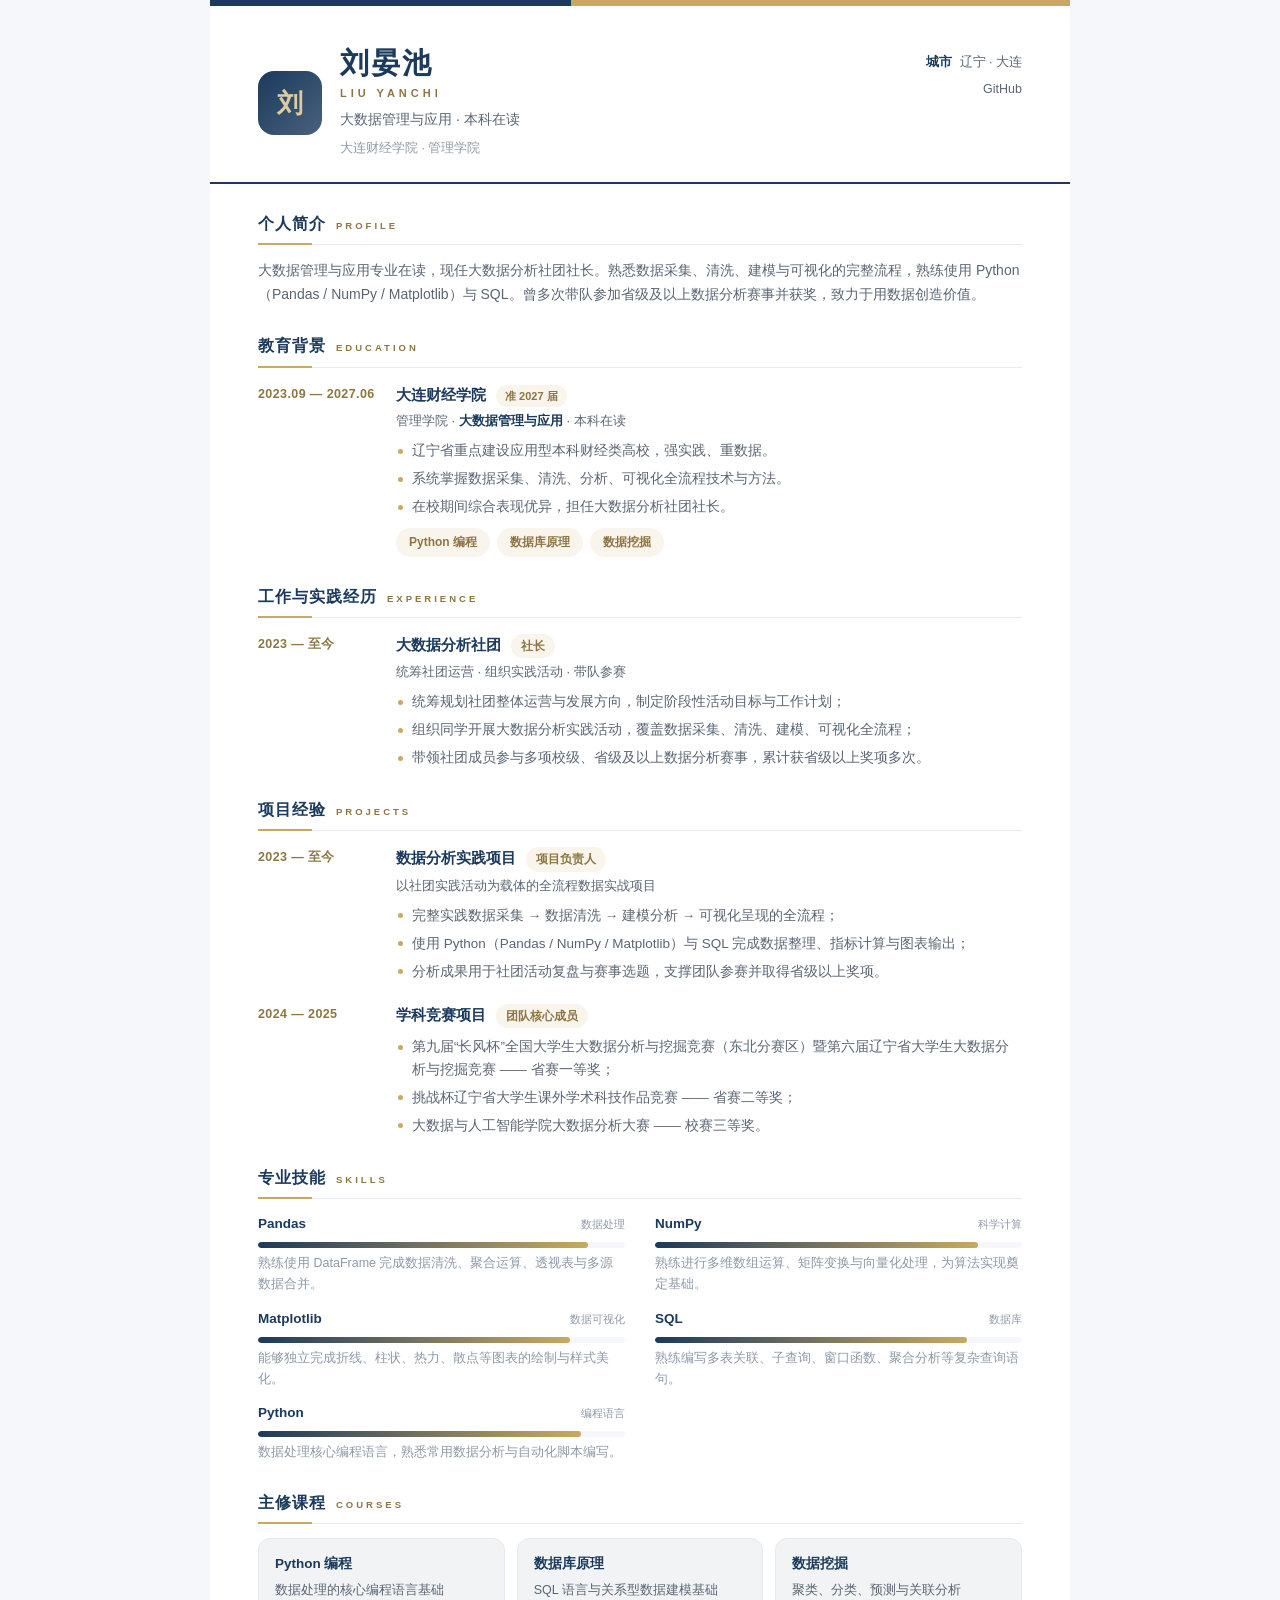
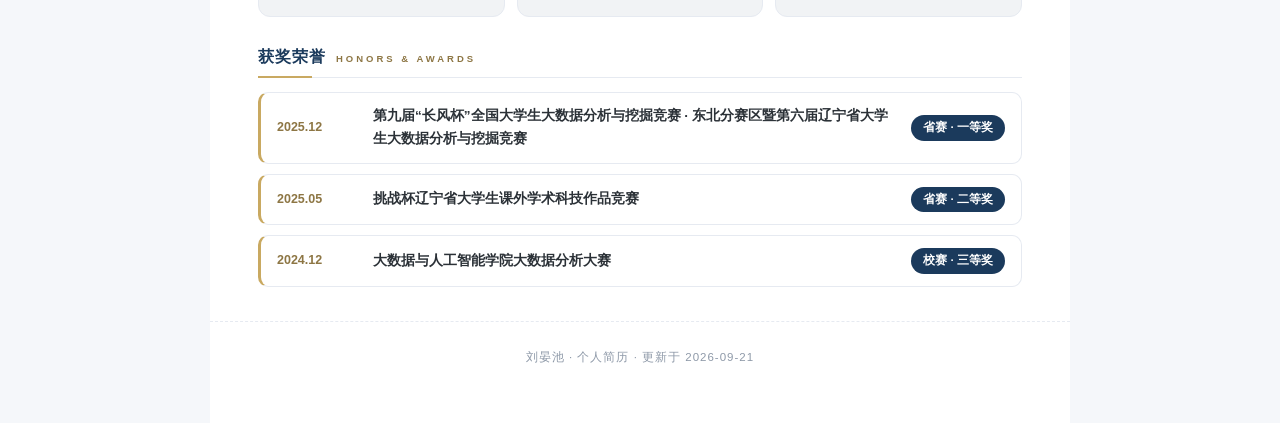
<file: index.html>
<!DOCTYPE html>
<html lang="zh-CN">
<head>
<meta charset="UTF-8"/>
<meta name="viewport" content="width=device-width, initial-scale=1.0"/>
<meta name="description" content="刘晏池 · 大数据管理与应用 · 本科在读 · 大连财经学院 · 管理学院"/>
<title>刘晏池 · 个人简历</title>
<style>:root{--p:#1B3A5C;--p-l:#49617d;--p-d:#152d48;--a:#C9A961;--a-l:#dfcba0;--a-d:#8d7644;--a-soft:rgba(201,169,97,0.12);--p-soft:rgba(27,58,92,0.06);--text:#2B3137;--soft:#5A6573;--muted:#8E99A8;--line:#E6EAF1;--bg:#F5F7FA;--font:-apple-system, BlinkMacSystemFont, "Segoe UI", "PingFang SC", "Hiragino Sans GB", "Microsoft YaHei", Roboto, Helvetica, Arial, sans-serif;}*,*::before,*::after{box-sizing:border-box}html{-webkit-text-size-adjust:100%}body{margin:0;background:var(--bg);font-family:var(--font);font-size:14px;line-height:1.7;color:var(--text);-webkit-font-smoothing:antialiased}a{color:var(--p);text-decoration:none}a:hover{text-decoration:underline}.doc{background:#fff;max-width:860px;margin:0 auto;min-height:100vh;position:relative}.accent-bar{height:6px;background:linear-gradient(90deg,var(--p) 0,var(--p) 42%,var(--a) 42%,var(--a) 100%)}ul.bullets{margin:8px 0 0;padding:0;list-style:none}ul.bullets>li{position:relative;padding-left:16px;margin:0 0 5px;color:var(--soft);font-size:.965em}ul.bullets>li::before{content:"";position:absolute;left:2px;top:.62em;width:5px;height:5px;border-radius:50%;background:var(--a)}ul.bullets>li:last-child{margin-bottom:0}.doc{padding:0 0 56px}.hdr{padding:40px 48px 22px;display:flex;justify-content:space-between;gap:28px;align-items:flex-start;border-bottom:2px solid var(--p);margin-bottom:6px}.hdr-left{display:flex;gap:18px;align-items:center;min-width:0}.avatar{width:64px;height:64px;flex:0 0 64px;border-radius:16px;background:linear-gradient(135deg,var(--p),var(--p-l));color:var(--a-l);display:flex;align-items:center;justify-content:center;font-size:26px;font-weight:800;overflow:hidden}.avatar.has-img{background:none}.avatar img{width:100%;height:100%;object-fit:cover}.name{margin:0;font-size:29px;font-weight:800;color:var(--p);letter-spacing:2px;line-height:1.2}.name-en{display:block;margin-top:6px;font-size:11px;letter-spacing:4px;font-weight:600;color:var(--a-d)}.hdr-title{margin-top:8px;font-size:14px;color:var(--soft)}.hdr-school{display:inline-block;margin-top:6px;font-size:12.5px;color:var(--muted)}.contacts{display:flex;flex-direction:column;gap:6px;align-items:flex-end;font-size:12.5px;color:var(--soft);text-align:right;flex:0 0 auto;padding-top:6px}.contacts a,.contacts span{color:var(--soft);display:inline-flex;gap:8px;white-space:nowrap}.contacts b{color:var(--p);font-weight:700}.sec{padding:0 48px;margin-top:26px;break-inside:avoid}.sec-h{display:flex;align-items:baseline;gap:10px;margin:0 0 14px;padding-bottom:7px;position:relative;font-size:16px;color:var(--p);letter-spacing:1px;border-bottom:1px solid var(--line)}.sec-h::after{content:"";position:absolute;left:0;bottom:-1px;width:54px;height:2px;background:var(--a)}.sec-h .en{font-size:9.5px;letter-spacing:3px;color:var(--a-d);font-weight:600}.summary{margin:0;color:var(--soft)}.tl{display:flex;flex-direction:column;gap:18px}.tl-item{display:grid;grid-template-columns:118px 1fr;gap:20px;break-inside:avoid}.tl-date{font-size:12.5px;font-weight:600;color:var(--a-d);letter-spacing:.4px;padding-top:2px}.tl-body{min-width:0}.tl-body h3{margin:0;font-size:15px;font-weight:700;color:var(--p);display:flex;align-items:baseline;gap:10px;flex-wrap:wrap}.tl-body .role{font-size:12px;font-weight:600;color:var(--a-d);background:var(--a-soft);border-radius:999px;padding:2px 10px}.tl-body .sub{margin-top:3px;font-size:13px;color:var(--soft)}.tl-body .sub strong{color:var(--p)}.pill{font-size:11px;font-weight:600;color:var(--a-d);background:var(--a-soft);border-radius:999px;padding:2px 9px}.course-tags{margin-top:9px;display:flex;flex-wrap:wrap;gap:7px}.course-tag{font-size:12px;font-weight:600;color:var(--a-d);background:var(--a-soft);border:1px solid rgba(201,169,97,0);border-radius:999px;padding:3px 12px}.plink{display:inline-block;margin-top:7px;font-size:12.5px;border-bottom:1px dashed currentColor}.skills{display:grid;grid-template-columns:1fr 1fr;gap:12px 30px}.skill-top{display:flex;justify-content:space-between;align-items:baseline;gap:10px}.skill-name{font-size:13.5px;font-weight:700;color:var(--p)}.skill-cat{font-size:11px;color:var(--muted)}.skill-bar{margin-top:6px;height:6px;border-radius:4px;background:var(--bg);overflow:hidden}.skill-bar i{display:block;height:100%;border-radius:4px;background:linear-gradient(90deg,var(--p),var(--a))}.skill-desc{margin-top:5px;font-size:12.5px;color:var(--muted)}.courses{display:grid;grid-template-columns:repeat(3,1fr);gap:12px}.course-card{padding:14px 16px;border:1px solid var(--line);border-radius:12px;background:var(--p-soft)}.course-name{font-size:13.5px;font-weight:700;color:var(--p)}.course-desc{margin-top:4px;font-size:12.5px;color:var(--soft)}.awards{display:flex;flex-direction:column;gap:10px}.award{display:grid;grid-template-columns:80px 1fr auto;gap:16px;align-items:center;padding:12px 16px;border:1px solid var(--line);border-left:3px solid var(--a);border-radius:10px;break-inside:avoid}.award-date{font-size:12.5px;font-weight:700;color:var(--a-d)}.award-title{font-size:13.5px;font-weight:600;color:var(--text)}.award-tag{font-size:11.5px;font-weight:700;color:#fff;background:var(--p);border-radius:999px;padding:3px 12px;white-space:nowrap}.doc-foot{padding:26px 48px 0;margin-top:34px;border-top:1px dashed var(--line);text-align:center;font-size:11.5px;color:var(--muted);letter-spacing:1px}@media (max-width:760px){.hdr{padding:26px 20px 18px;flex-direction:column;gap:14px}.contacts{align-items:flex-start;text-align:left;padding-top:0}.contacts a,.contacts span{white-space:normal}.sec{padding:0 20px;margin-top:20px}.name{font-size:23px}.tl-item{display:block}.tl-date{margin-bottom:3px}.skills{grid-template-columns:1fr}.courses{grid-template-columns:1fr}.award{grid-template-columns:1fr;gap:4px}.award-tag{justify-self:start}.modern-wrap{grid-template-columns:1fr}.side{padding:30px 22px 34px}.main{padding:26px 20px 34px}.doc-foot{padding-left:20px;padding-right:20px}}@media print{html,body{background:#fff}.doc{max-width:none;min-height:auto;box-shadow:none}.sec,.tl-item,.award,.course-card{break-inside:avoid}.sec-h{break-after:avoid}.modern-wrap{min-height:auto}.side{-webkit-print-color-adjust:exact;print-color-adjust:exact}.accent-bar,.award,.tag,.course-tag,.pill,.role,.avatar{-webkit-print-color-adjust:exact;print-color-adjust:exact}}@page{margin:12mm}</style>
</head>
<body class="tpl-classic">
<div class="doc"><div class="accent-bar"></div><header class="hdr"><div class="hdr-left"><div class="avatar">刘</div><div><h1 class="name">刘晏池<span class="name-en">LIU YANCHI</span></h1><div class="hdr-title">大数据管理与应用 · 本科在读</div><span class="hdr-school">大连财经学院 · 管理学院</span></div></div><div class="contacts"><span><b>城市</b>辽宁 · 大连</span><a href="https://github.com/LYC-chi" target="_blank" rel="noopener">GitHub</a></div></header><section class="sec sec-summary"><h2 class="sec-h"><span class="cn">个人简介</span><span class="en">PROFILE</span></h2><p class="summary">大数据管理与应用专业在读，现任大数据分析社团社长。熟悉数据采集、清洗、建模与可视化的完整流程，熟练使用 Python（Pandas / NumPy / Matplotlib）与 SQL。曾多次带队参加省级及以上数据分析赛事并获奖，致力于用数据创造价值。</p></section><section class="sec"><h2 class="sec-h"><span class="cn">教育背景</span><span class="en">EDUCATION</span></h2><div class="tl"><div class="tl-item"><div class="tl-date">2023.09 — 2027.06</div><div class="tl-body"><h3>大连财经学院<span class="pill">准 2027 届</span></h3><div class="sub">管理学院 · <strong>大数据管理与应用</strong> · 本科在读</div><ul class="bullets"><li>辽宁省重点建设应用型本科财经类高校，强实践、重数据。</li><li>系统掌握数据采集、清洗、分析、可视化全流程技术与方法。</li><li>在校期间综合表现优异，担任大数据分析社团社长。</li></ul><div class="course-tags"><span class="course-tag">Python 编程</span><span class="course-tag">数据库原理</span><span class="course-tag">数据挖掘</span></div></div></div></div></section><section class="sec"><h2 class="sec-h"><span class="cn">工作与实践经历</span><span class="en">EXPERIENCE</span></h2><div class="tl"><div class="tl-item"><div class="tl-date">2023 — 至今</div><div class="tl-body"><h3>大数据分析社团<span class="role">社长</span></h3><div class="sub">统筹社团运营 · 组织实践活动 · 带队参赛</div><ul class="bullets"><li>统筹规划社团整体运营与发展方向，制定阶段性活动目标与工作计划；</li><li>组织同学开展大数据分析实践活动，覆盖数据采集、清洗、建模、可视化全流程；</li><li>带领社团成员参与多项校级、省级及以上数据分析赛事，累计获省级以上奖项多次。</li></ul></div></div></div></section><section class="sec"><h2 class="sec-h"><span class="cn">项目经验</span><span class="en">PROJECTS</span></h2><div class="tl"><div class="tl-item"><div class="tl-date">2023 — 至今</div><div class="tl-body"><h3>数据分析实践项目<span class="role">项目负责人</span></h3><div class="sub">以社团实践活动为载体的全流程数据实战项目</div><ul class="bullets"><li>完整实践数据采集 → 数据清洗 → 建模分析 → 可视化呈现的全流程；</li><li>使用 Python（Pandas / NumPy / Matplotlib）与 SQL 完成数据整理、指标计算与图表输出；</li><li>分析成果用于社团活动复盘与赛事选题，支撑团队参赛并取得省级以上奖项。</li></ul></div></div><div class="tl-item"><div class="tl-date">2024 — 2025</div><div class="tl-body"><h3>学科竞赛项目<span class="role">团队核心成员</span></h3><ul class="bullets"><li>第九届“长风杯”全国大学生大数据分析与挖掘竞赛（东北分赛区）暨第六届辽宁省大学生大数据分析与挖掘竞赛 —— 省赛一等奖；</li><li>挑战杯辽宁省大学生课外学术科技作品竞赛 —— 省赛二等奖；</li><li>大数据与人工智能学院大数据分析大赛 —— 校赛三等奖。</li></ul></div></div></div></section><section class="sec"><h2 class="sec-h"><span class="cn">专业技能</span><span class="en">SKILLS</span></h2><div class="skills"><div class="skill"><div class="skill-top"><span class="skill-name">Pandas</span><span class="skill-cat">数据处理</span></div><div class="skill-bar"><i style="width:90%"></i></div><div class="skill-desc">熟练使用 DataFrame 完成数据清洗、聚合运算、透视表与多源数据合并。</div></div><div class="skill"><div class="skill-top"><span class="skill-name">NumPy</span><span class="skill-cat">科学计算</span></div><div class="skill-bar"><i style="width:88%"></i></div><div class="skill-desc">熟练进行多维数组运算、矩阵变换与向量化处理，为算法实现奠定基础。</div></div><div class="skill"><div class="skill-top"><span class="skill-name">Matplotlib</span><span class="skill-cat">数据可视化</span></div><div class="skill-bar"><i style="width:85%"></i></div><div class="skill-desc">能够独立完成折线、柱状、热力、散点等图表的绘制与样式美化。</div></div><div class="skill"><div class="skill-top"><span class="skill-name">SQL</span><span class="skill-cat">数据库</span></div><div class="skill-bar"><i style="width:85%"></i></div><div class="skill-desc">熟练编写多表关联、子查询、窗口函数、聚合分析等复杂查询语句。</div></div><div class="skill"><div class="skill-top"><span class="skill-name">Python</span><span class="skill-cat">编程语言</span></div><div class="skill-bar"><i style="width:88%"></i></div><div class="skill-desc">数据处理核心编程语言，熟悉常用数据分析与自动化脚本编写。</div></div></div></section><section class="sec"><h2 class="sec-h"><span class="cn">主修课程</span><span class="en">COURSES</span></h2><div class="courses"><div class="course-card"><div class="course-name">Python 编程</div><div class="course-desc">数据处理的核心编程语言基础</div></div><div class="course-card"><div class="course-name">数据库原理</div><div class="course-desc">SQL 语言与关系型数据建模基础</div></div><div class="course-card"><div class="course-name">数据挖掘</div><div class="course-desc">聚类、分类、预测与关联分析</div></div></div></section><section class="sec"><h2 class="sec-h"><span class="cn">获奖荣誉</span><span class="en">HONORS &amp; AWARDS</span></h2><div class="awards"><div class="award"><div class="award-date">2025.12</div><div class="award-main"><div class="award-title">第九届“长风杯”全国大学生大数据分析与挖掘竞赛 · 东北分赛区暨第六届辽宁省大学生大数据分析与挖掘竞赛</div></div><span class="award-tag">省赛 · 一等奖</span></div><div class="award"><div class="award-date">2025.05</div><div class="award-main"><div class="award-title">挑战杯辽宁省大学生课外学术科技作品竞赛</div></div><span class="award-tag">省赛 · 二等奖</span></div><div class="award"><div class="award-date">2024.12</div><div class="award-main"><div class="award-title">大数据与人工智能学院大数据分析大赛</div></div><span class="award-tag">校赛 · 三等奖</span></div></div></section><div class="doc-foot">刘晏池 · 个人简历 · 更新于 2026-09-21</div></div>
</body>
</html>
</file>
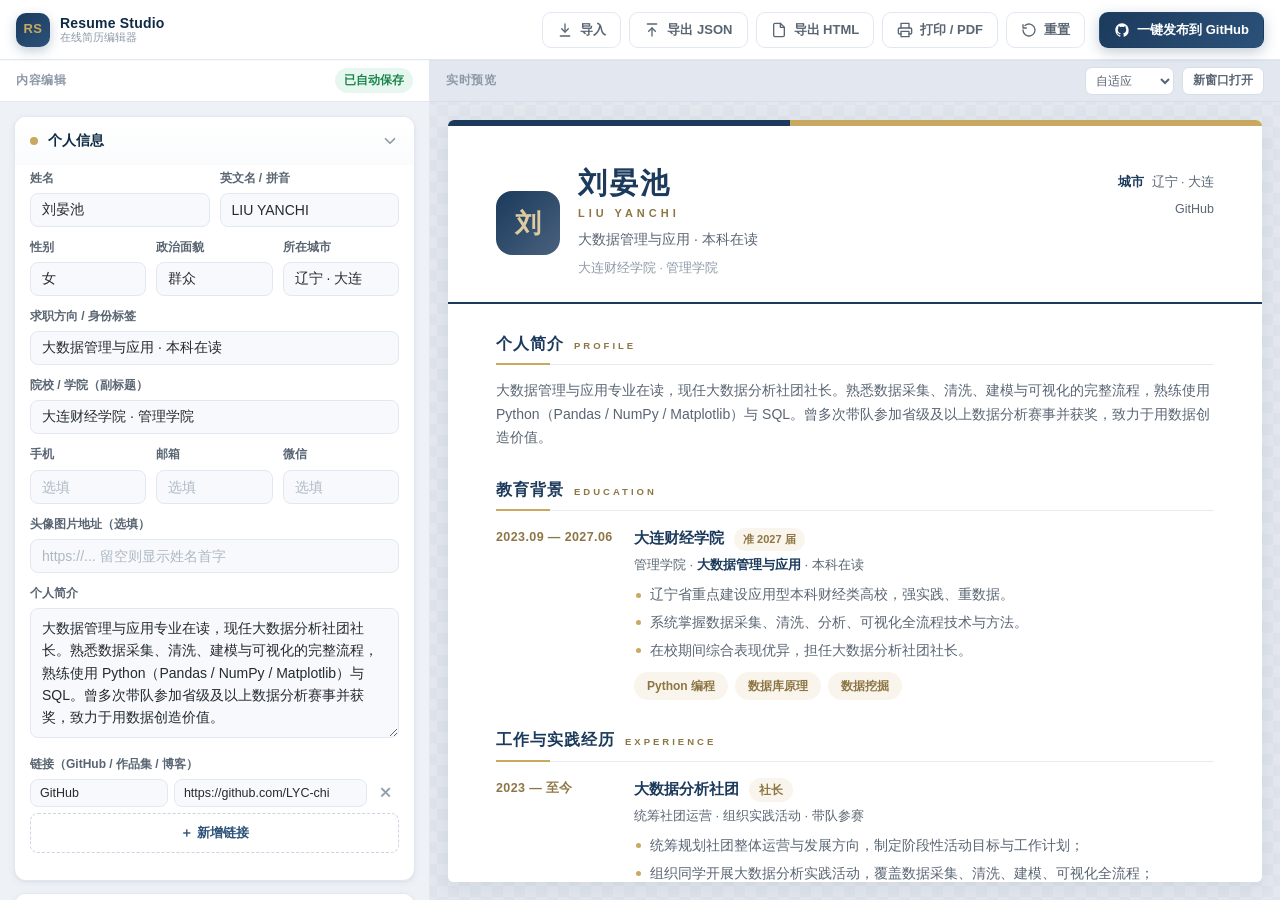
<file: editor/index.html>
<!DOCTYPE html>
<html lang="zh-CN">
<head>
<meta charset="UTF-8" />
<meta name="viewport" content="width=device-width, initial-scale=1.0, viewport-fit=cover" />
<meta name="theme-color" content="#1B3A5C" />
<meta name="description" content="Resume Studio —— 交互式在线简历编辑器：可视化编辑、实时预览、一键发布到 GitHub。" />
<title>Resume Studio · 在线简历编辑器</title>
<link rel="stylesheet" href="styles.css" />
</head>
<body>

<div class="app">

  <!-- ===================== 顶栏 ===================== -->
  <header class="topbar">
    <div class="brand">
      <span class="brand-mark">RS</span>
      <span class="brand-text">
        <strong>Resume Studio</strong>
        <em>在线简历编辑器</em>
      </span>
    </div>

    <div class="tools">
      <button class="btn ghost" id="btnImport" title="从 JSON 文件导入简历">
        <svg viewBox="0 0 24 24" fill="none" stroke="currentColor" stroke-width="2" stroke-linecap="round" stroke-linejoin="round"><path d="M12 3v12"/><path d="m7 10 5 5 5-5"/><path d="M5 21h14"/></svg>
        <span>导入</span>
      </button>
      <button class="btn ghost" id="btnExportJson" title="导出为 JSON 数据文件">
        <svg viewBox="0 0 24 24" fill="none" stroke="currentColor" stroke-width="2" stroke-linecap="round" stroke-linejoin="round"><path d="M12 21V9"/><path d="m7 14 5-5 5 5"/><path d="M5 3h14"/></svg>
        <span>导出 JSON</span>
      </button>
      <button class="btn ghost" id="btnExportHtml" title="导出为独立 HTML 文件">
        <svg viewBox="0 0 24 24" fill="none" stroke="currentColor" stroke-width="2" stroke-linecap="round" stroke-linejoin="round"><path d="M14 2H6a2 2 0 0 0-2 2v16a2 2 0 0 0 2 2h12a2 2 0 0 0 2-2V8z"/><path d="M14 2v6h6"/></svg>
        <span>导出 HTML</span>
      </button>
      <button class="btn ghost" id="btnPrint" title="打印或另存为 PDF">
        <svg viewBox="0 0 24 24" fill="none" stroke="currentColor" stroke-width="2" stroke-linecap="round" stroke-linejoin="round"><path d="M6 9V2h12v7"/><path d="M6 18H4a2 2 0 0 1-2-2v-5a2 2 0 0 1 2-2h16a2 2 0 0 1 2 2v5a2 2 0 0 1-2 2h-2"/><path d="M6 14h12v8H6z"/></svg>
        <span>打印 / PDF</span>
      </button>
      <button class="btn ghost danger" id="btnReset" title="恢复为示例数据">
        <svg viewBox="0 0 24 24" fill="none" stroke="currentColor" stroke-width="2" stroke-linecap="round" stroke-linejoin="round"><path d="M3 12a9 9 0 1 0 3-6.7"/><path d="M3 4v5h5"/></svg>
        <span>重置</span>
      </button>
    </div>

    <button class="btn primary" id="btnPublish">
      <svg viewBox="0 0 24 24" fill="currentColor"><path d="M12 2C6.48 2 2 6.58 2 12.25c0 4.53 2.87 8.37 6.84 9.73.5.09.68-.22.68-.49l-.01-1.7c-2.78.62-3.37-1.37-3.37-1.37-.46-1.18-1.11-1.5-1.11-1.5-.91-.63.07-.62.07-.62 1 .07 1.53 1.05 1.53 1.05.9 1.57 2.34 1.12 2.91.86.09-.66.35-1.12.63-1.38-2.22-.26-4.56-1.14-4.56-5.06 0-1.12.39-2.03 1.03-2.75-.1-.26-.45-1.3.1-2.7 0 0 .84-.28 2.75 1.05a9.4 9.4 0 0 1 5 0c1.91-1.33 2.75-1.05 2.75-1.05.55 1.4.2 2.44.1 2.7.64.72 1.03 1.63 1.03 2.75 0 3.93-2.35 4.79-4.58 5.05.36.32.68.94.68 1.9l-.01 2.81c0 .27.18.59.69.49A10.02 10.02 0 0 0 22 12.25C22 6.58 17.52 2 12 2z"/></svg>
      <span>一键发布到 GitHub</span>
    </button>

    <input type="file" id="fileInput" accept=".json,application/json" hidden />
  </header>

  <!-- ===================== 移动端切换 ===================== -->
  <div class="mobile-switch" id="mobileSwitch">
    <button class="seg active" data-view="edit">✎ 编辑</button>
    <button class="seg" data-view="preview">◉ 预览</button>
  </div>

  <!-- ===================== 工作区 ===================== -->
  <main class="workspace">
    <section class="pane pane-edit">
      <div class="pane-head">
        <span>内容编辑</span>
        <span class="save-hint" id="saveHint">已自动保存</span>
      </div>
      <div class="scroll" id="editorPane"></div>
    </section>

    <section class="pane pane-preview">
      <div class="pane-head">
        <span>实时预览</span>
        <div class="preview-tools">
          <select class="mini-select" id="zoomSelect" title="预览宽度">
            <option value="auto" selected>自适应</option>
            <option value="390">手机 390</option>
            <option value="768">平板 768</option>
            <option value="1200">宽屏 1200</option>
          </select>
          <button class="mini-btn" id="btnOpenPreview">新窗口打开</button>
        </div>
      </div>
      <div class="preview-stage" id="previewStage">
        <div class="preview-paper" id="previewPaper">
          <iframe id="preview" title="简历实时预览"></iframe>
        </div>
      </div>
    </section>
  </main>
</div>

<!-- ===================== 发布弹窗 ===================== -->
<div class="modal" id="publishModal" hidden>
  <div class="modal-mask" data-close></div>
  <div class="modal-card" role="dialog" aria-modal="true" aria-labelledby="pubTitle">
    <header class="modal-head">
      <h3 id="pubTitle">
        <svg class="gh" viewBox="0 0 24 24" fill="currentColor"><path d="M12 2C6.48 2 2 6.58 2 12.25c0 4.53 2.87 8.37 6.84 9.73.5.09.68-.22.68-.49l-.01-1.7c-2.78.62-3.37-1.37-3.37-1.37-.46-1.18-1.11-1.5-1.11-1.5-.91-.63.07-.62.07-.62 1 .07 1.53 1.05 1.53 1.05.9 1.57 2.34 1.12 2.91.86.09-.66.35-1.12.63-1.38-2.22-.26-4.56-1.14-4.56-5.06 0-1.12.39-2.03 1.03-2.75-.1-.26-.45-1.3.1-2.7 0 0 .84-.28 2.75 1.05a9.4 9.4 0 0 1 5 0c1.91-1.33 2.75-1.05 2.75-1.05.55 1.4.2 2.44.1 2.7.64.72 1.03 1.63 1.03 2.75 0 3.93-2.35 4.79-4.58 5.05.36.32.68.94.68 1.9l-.01 2.81c0 .27.18.59.69.49A10.02 10.02 0 0 0 22 12.25C22 6.58 17.52 2 12 2z"/></svg>
        一键发布到 GitHub
      </h3>
      <button class="icon-btn" data-close aria-label="关闭">✕</button>
    </header>

    <div class="modal-body">
      <div class="notice">
        <span>ℹ</span>
        <div>发布通过 GitHub REST API 完成。<b>仅凭账号邮箱无法调用 API</b>，需要使用该账号下的 Personal Access Token 授权；Token 只保存在你的浏览器本地，不会上传到任何第三方。</div>
      </div>

      <div class="row2">
        <label class="fld"><span>GitHub 账号（邮箱）</span><input type="text" id="pubEmail" autocomplete="username" /></label>
        <label class="fld"><span>用户名 / 组织（owner）</span><input type="text" id="pubOwner" autocomplete="off" /></label>
      </div>
      <div class="row2">
        <label class="fld"><span>仓库名（repo）</span><input type="text" id="pubRepo" autocomplete="off" /></label>
        <label class="fld"><span>分支（branch）</span><input type="text" id="pubBranch" autocomplete="off" /></label>
      </div>
      <div class="row2">
        <label class="fld"><span>发布路径</span><input type="text" id="pubPath" autocomplete="off" /></label>
        <label class="fld"><span>提交说明</span><input type="text" id="pubMessage" autocomplete="off" /></label>
      </div>

      <label class="fld">
        <span>Personal Access Token
          <a href="https://github.com/settings/tokens/new?scopes=repo&description=Resume%20Studio" target="_blank" rel="noopener">去创建 →</a>
        </span>
        <input type="password" id="pubToken" placeholder="ghp_... 或 github_pat_..." autocomplete="off" spellcheck="false" />
      </label>

      <details class="help">
        <summary>Token 怎么获取？（30 秒）</summary>
        <div class="help-body">
          <ol>
            <li>打开 <a href="https://github.com/settings/tokens/new?scopes=repo&description=Resume%20Studio" target="_blank" rel="noopener">github.com/settings/tokens/new</a></li>
            <li>Note 随便填，例如 <code>Resume Studio</code></li>
            <li>Expiration 选一个有效期（建议 90 天）</li>
            <li>勾选 <code>repo</code> 权限（含公开/私有仓库读写）</li>
            <li>点 <b>Generate token</b>，复制 <code>ghp_</code> 开头的一串字符，粘贴到上方输入框</li>
          </ol>
          <p style="margin:8px 0 0">仓库不存在时，发布流程会自动帮你创建（公开仓库才能免费开启 GitHub Pages）。</p>
        </div>
      </details>

      <div class="checks" style="margin-top:16px">
        <label><input type="checkbox" id="pubRemember" /> 在本机浏览器记住 Token（localStorage）</label>
        <label><input type="checkbox" id="pubPages" checked /> 自动启用 GitHub Pages，并返回在线链接</label>
        <label><input type="checkbox" id="pubJson" checked /> 同时发布 resume.json 数据文件</label>
      </div>

      <div class="log" id="pubLog" hidden></div>

      <div class="result" id="pubResult" hidden>
        <h4>✓ 发布成功</h4>
        <div class="url-row">
          <span class="url" id="pubUrl"></span>
          <button class="mini-btn" id="pubCopy">复制</button>
          <button class="mini-btn" id="pubOpen">打开</button>
        </div>
        <div class="meta" id="pubMeta"></div>
      </div>
    </div>

    <footer class="modal-foot">
      <span class="hint" id="pubHint"></span>
      <button class="btn ghost" data-close>取消</button>
      <button class="btn primary" id="pubStart">开始发布</button>
    </footer>
  </div>
</div>

<div class="toast-wrap" id="toastWrap"></div>

<script src="seed.js"></script>
<script src="template.js"></script>
<script src="app.js"></script>
</body>
</html>
</file>
<file: editor/styles.css>
/* ==========================================================================
   Resume Studio · 在线简历编辑器  —  UI 样式
   ========================================================================== */

:root {
  --p: #1B3A5C;
  --p-l: #2C527A;
  --p-d: #0F2A45;
  --a: #C9A961;
  --a-d: #A8873F;
  --a-soft: #FBF6E8;

  --text: #232A31;
  --soft: #5A6573;
  --muted: #8E99A8;
  --bg: #EEF1F6;
  --panel: #FFFFFF;
  --panel-2: #F7F9FC;
  --border: #E2E8F1;
  --line: #EDF1F7;

  --ok: #17864A;
  --ok-soft: #E7F6EE;
  --warn: #B45309;
  --warn-soft: #FEF3E2;
  --err: #C62828;
  --err-soft: #FDECEC;

  --r-sm: 8px;
  --r: 12px;
  --r-lg: 18px;
  --shadow-sm: 0 1px 2px rgba(27, 58, 92, .06), 0 2px 8px rgba(27, 58, 92, .05);
  --shadow: 0 6px 22px rgba(27, 58, 92, .09);
  --shadow-lg: 0 20px 50px rgba(15, 42, 69, .18);
  --topbar-h: 60px;
  --ease: cubic-bezier(.25, .46, .45, .94);
}

* { box-sizing: border-box; }

html, body {
  height: 100%;
  margin: 0;
}

body {
  font-family: -apple-system, BlinkMacSystemFont, "Segoe UI", "PingFang SC", "Hiragino Sans GB", "Microsoft YaHei", Roboto, Helvetica, Arial, sans-serif;
  font-size: 14px;
  line-height: 1.6;
  color: var(--text);
  background: var(--bg);
  -webkit-font-smoothing: antialiased;
  overflow: hidden;
}

button, input, select, textarea { font-family: inherit; font-size: inherit; color: inherit; }
a { color: var(--p); }

/* ---------------------------------------------------------------- 布局 */
.app { height: 100%; display: flex; flex-direction: column; }

.topbar {
  height: var(--topbar-h);
  flex: 0 0 auto;
  display: flex;
  align-items: center;
  gap: 14px;
  padding: 0 16px;
  background: var(--panel);
  border-bottom: 1px solid var(--border);
  box-shadow: 0 1px 0 rgba(27, 58, 92, .03);
  z-index: 30;
}

.brand { display: flex; align-items: center; gap: 10px; min-width: 0; flex: 0 0 auto; }

.brand-mark {
  width: 34px; height: 34px; flex: 0 0 34px;
  border-radius: 10px;
  background: linear-gradient(140deg, var(--p), var(--p-l));
  color: var(--a);
  display: flex; align-items: center; justify-content: center;
  font-weight: 800; font-size: 13px; letter-spacing: .5px;
  box-shadow: 0 4px 12px rgba(27, 58, 92, .25);
}

.brand-text { display: flex; flex-direction: column; line-height: 1.15; min-width: 0; }
.brand-text strong { font-size: 14px; color: var(--p-d); letter-spacing: .2px; white-space: nowrap; }
.brand-text em { font-size: 11px; font-style: normal; color: var(--muted); white-space: nowrap; }

.tools {
  margin-left: auto;
  display: flex; align-items: center; gap: 8px;
  flex: 0 1 auto;
  min-width: 0;
  overflow-x: auto;
  scrollbar-width: none;
  -ms-overflow-style: none;
}
.tools::-webkit-scrollbar { display: none; }
.tools .btn { flex: 0 0 auto; }
.topbar > .btn.primary { flex: 0 0 auto; }

/* 按钮 */
.btn {
  display: inline-flex; align-items: center; gap: 7px;
  height: 36px; padding: 0 14px;
  border: 1px solid transparent; border-radius: 9px;
  background: var(--panel-2); color: var(--soft);
  font-size: 13px; font-weight: 600; white-space: nowrap;
  cursor: pointer;
  transition: background .18s var(--ease), color .18s var(--ease), border-color .18s var(--ease), transform .18s var(--ease), box-shadow .18s var(--ease);
}
.btn:hover { background: #EDF1F7; color: var(--p); }
.btn:active { transform: translateY(1px); }
.btn:focus-visible { outline: 2px solid var(--p-l); outline-offset: 2px; }

.btn.ghost { background: transparent; border-color: var(--border); }
.btn.ghost:hover { background: var(--panel-2); border-color: #D6DEEA; }

.btn.primary {
  background: linear-gradient(135deg, var(--p), var(--p-l));
  color: #fff;
  box-shadow: 0 4px 14px rgba(27, 58, 92, .26);
}
.btn.primary:hover { background: linear-gradient(135deg, var(--p-d), var(--p)); color: #fff; box-shadow: 0 6px 18px rgba(27, 58, 92, .32); }

.btn.danger:hover { color: var(--err); background: var(--err-soft); }
.btn svg { width: 16px; height: 16px; flex: 0 0 16px; }
.btn[disabled] { opacity: .5; cursor: not-allowed; }

.icon-btn {
  width: 32px; height: 32px; border-radius: 8px;
  border: 1px solid var(--border); background: var(--panel);
  color: var(--soft); cursor: pointer; font-size: 15px; line-height: 1;
  display: inline-flex; align-items: center; justify-content: center;
  transition: all .18s var(--ease);
}
.icon-btn:hover { color: var(--err); border-color: #E7C9C9; background: var(--err-soft); }

/* 移动端视图切换 */
.mobile-switch { display: none; }

.workspace {
  flex: 1 1 auto;
  min-height: 0;
  display: grid;
  grid-template-columns: minmax(340px, 430px) minmax(0, 1fr);
}

.pane { min-width: 0; min-height: 0; display: flex; flex-direction: column; }

.pane-edit { background: var(--bg); border-right: 1px solid var(--border); }

.pane-head {
  flex: 0 0 auto;
  height: 42px;
  display: flex; align-items: center; justify-content: space-between; gap: 10px;
  padding: 0 16px;
  font-size: 12px; font-weight: 700; letter-spacing: .6px; text-transform: uppercase;
  color: var(--muted);
  background: var(--panel);
  border-bottom: 1px solid var(--border);
}
.pane-preview .pane-head { background: #E3E8F0; border-bottom-color: #D6DEEA; }

.save-hint {
  font-size: 11.5px; font-weight: 600; letter-spacing: 0; text-transform: none;
  color: var(--ok); background: var(--ok-soft);
  padding: 3px 9px; border-radius: 999px;
  transition: all .25s var(--ease);
}
.save-hint.flash { background: var(--warn-soft); color: var(--warn); }

.preview-tools { display: flex; align-items: center; gap: 8px; text-transform: none; letter-spacing: 0; }

.mini-select {
  height: 28px; border-radius: 7px; border: 1px solid #D6DEEA;
  background: #fff; color: var(--soft); font-size: 12px; padding: 0 6px; cursor: pointer;
}

.mini-btn {
  height: 28px; padding: 0 10px; border-radius: 7px;
  border: 1px solid #D6DEEA; background: #fff; color: var(--soft);
  font-size: 12px; font-weight: 600; cursor: pointer; transition: all .18s var(--ease);
  white-space: nowrap;
}
.mini-btn:hover { color: var(--p); border-color: var(--p-l); }

.scroll, .preview-stage { flex: 1 1 auto; min-height: 0; overflow: auto; overscroll-behavior: contain; }

.scroll { padding: 14px; }

/* ---------------------------------------------------------------- 编辑器面板 */
.section {
  background: var(--panel);
  border: 1px solid var(--border);
  border-radius: var(--r);
  margin-bottom: 12px;
  box-shadow: var(--shadow-sm);
  overflow: hidden;
}

.section > summary {
  list-style: none;
  cursor: pointer;
  padding: 13px 15px;
  display: flex; align-items: center; gap: 10px;
  font-size: 13.5px; font-weight: 700; color: var(--p-d);
  background: linear-gradient(180deg, #FFFFFF, #FAFBFD);
  user-select: none;
  transition: background .18s var(--ease);
}
.section > summary::-webkit-details-marker { display: none; }
.section > summary:hover { background: var(--panel-2); }
.section > summary .chev {
  width: 18px; height: 18px; flex: 0 0 18px; margin-left: auto;
  color: var(--muted); transition: transform .22s var(--ease);
}
.section[open] > summary .chev { transform: rotate(90deg); }
.section > summary .dot {
  width: 8px; height: 8px; border-radius: 50%; background: var(--a); flex: 0 0 8px;
}
.section > summary .count {
  font-size: 11px; font-weight: 700; color: var(--a-d); background: var(--a-soft);
  padding: 2px 8px; border-radius: 999px;
}
.section-body { padding: 4px 15px 16px; }

/* 字段 */
.fld { display: block; margin-bottom: 11px; }
.fld > span {
  display: flex; align-items: center; gap: 6px;
  font-size: 12px; font-weight: 600; color: var(--soft); margin-bottom: 5px;
}
.fld > span a { font-size: 11.5px; font-weight: 600; text-decoration: none; }
.fld > span a:hover { text-decoration: underline; }

input[type="text"], input[type="password"], input[type="email"], input[type="url"], input[type="tel"], select, textarea {
  width: 100%;
  padding: 8px 11px;
  border: 1px solid var(--border);
  border-radius: var(--r-sm);
  background: var(--panel-2);
  color: var(--text);
  transition: border-color .18s var(--ease), background .18s var(--ease), box-shadow .18s var(--ease);
}
textarea { resize: vertical; min-height: 62px; line-height: 1.6; }

input:focus, select:focus, textarea:focus {
  outline: none;
  background: #fff;
  border-color: var(--p-l);
  box-shadow: 0 0 0 3px rgba(44, 82, 122, .12);
}
::placeholder { color: #AEB8C4; }

.row2 { display: grid; grid-template-columns: 1fr 1fr; gap: 10px; }
.row3 { display: grid; grid-template-columns: 1fr 1fr 1fr; gap: 10px; }

/* 卡片（数组项） */
.card {
  border: 1px solid var(--border);
  border-radius: var(--r);
  background: var(--panel-2);
  margin-bottom: 11px;
  overflow: hidden;
}
.card-head {
  display: flex; align-items: center; gap: 8px;
  padding: 8px 10px;
  background: #F1F5FA;
  border-bottom: 1px solid var(--border);
}
.card-idx {
  width: 20px; height: 20px; flex: 0 0 20px; border-radius: 6px;
  background: var(--p); color: #fff;
  font-size: 11px; font-weight: 700;
  display: inline-flex; align-items: center; justify-content: center;
}
.card-name { font-size: 12.5px; font-weight: 700; color: var(--p-d); flex: 1 1 auto; min-width: 0; overflow: hidden; text-overflow: ellipsis; white-space: nowrap; }
.card-acts { display: flex; gap: 3px; flex: 0 0 auto; }

.act {
  width: 26px; height: 26px; border: 1px solid transparent; border-radius: 7px;
  background: transparent; color: var(--muted); cursor: pointer;
  display: inline-flex; align-items: center; justify-content: center;
  transition: all .16s var(--ease);
}
.act:hover { background: #fff; border-color: var(--border); color: var(--p); }
.act.del:hover { color: var(--err); background: var(--err-soft); border-color: #EFD3D3; }
.act svg { width: 14px; height: 14px; }
.card-body { padding: 12px; }

.add-btn {
  width: 100%;
  display: flex; align-items: center; justify-content: center; gap: 8px;
  padding: 10px;
  border: 1px dashed #C9D5E4;
  border-radius: var(--r-sm);
  background: transparent;
  color: var(--p-l); font-size: 13px; font-weight: 600;
  cursor: pointer;
  transition: all .18s var(--ease);
}
.add-btn:hover { background: var(--panel-2); border-color: var(--p-l); border-style: solid; }
.add-btn svg { width: 15px; height: 15px; }

.empty-hint {
  padding: 12px;
  text-align: center;
  font-size: 12.5px;
  color: var(--muted);
  border: 1px dashed var(--border);
  border-radius: var(--r-sm);
  margin-bottom: 10px;
}

/* 颜色/主题 */
.swatches { display: flex; flex-wrap: wrap; gap: 8px; margin-top: 4px; }
.swatch {
  width: 40px; height: 34px; border-radius: 9px; cursor: pointer;
  border: 2px solid transparent; padding: 0;
  position: relative; overflow: hidden;
  box-shadow: inset 0 0 0 1px rgba(0, 0, 0, .06);
  transition: transform .16s var(--ease), border-color .16s var(--ease);
}
.swatch:hover { transform: translateY(-2px); }
.swatch.active { border-color: var(--p-d); }
.swatch i { position: absolute; inset: 0; }
.swatch i.p { background: var(--sp); }
.swatch i.a { left: 55%; background: var(--sa); }

.color-row { display: flex; align-items: center; gap: 10px; }
.color-row input[type="color"] {
  width: 44px; height: 34px; padding: 2px; border: 1px solid var(--border);
  border-radius: var(--r-sm); background: var(--panel-2); cursor: pointer;
}
.color-row code { font-size: 12px; color: var(--muted); font-family: "SFMono-Regular", Consolas, monospace; }
.color-wrap { flex: 1 1 auto; }

.seg-btns { display: flex; gap: 6px; }
.seg-btn {
  flex: 1 1 0;
  padding: 8px 10px;
  border: 1px solid var(--border);
  border-radius: var(--r-sm);
  background: var(--panel-2);
  color: var(--soft);
  font-size: 12.5px; font-weight: 600;
  cursor: pointer;
  transition: all .18s var(--ease);
}
.seg-btn:hover { border-color: #C9D5E4; color: var(--p); }
.seg-btn.active { background: var(--p); border-color: var(--p); color: #fff; box-shadow: 0 3px 10px rgba(27, 58, 92, .2); }

/* 模块排序 */
.sec-row {
  display: flex; align-items: center; gap: 9px;
  padding: 7px 8px;
  border: 1px solid var(--border);
  border-radius: var(--r-sm);
  background: var(--panel-2);
  margin-bottom: 7px;
}
.sec-row.hidden { opacity: .5; }
.sec-row label { display: flex; align-items: center; gap: 8px; flex: 1 1 auto; min-width: 0; cursor: pointer; }
.sec-row input[type="checkbox"] { width: 15px; height: 15px; accent-color: var(--p); cursor: pointer; flex: 0 0 auto; }
.sec-row .t { font-size: 13px; font-weight: 600; color: var(--text); overflow: hidden; text-overflow: ellipsis; white-space: nowrap; }
.sec-row .h { display: flex; gap: 2px; flex: 0 0 auto; }

/* 链接编辑 */
.link-row { display: grid; grid-template-columns: 1fr 1.4fr 26px; gap: 6px; align-items: center; margin-bottom: 6px; }
.link-row input { padding: 6px 9px; font-size: 12.5px; }

/* 范围 */
.range-row { display: flex; align-items: center; gap: 10px; }
.range-row input[type="range"] { flex: 1 1 auto; accent-color: var(--p); }
.range-row output { flex: 0 0 34px; text-align: right; font-size: 12px; font-weight: 700; color: var(--p); }

/* 预览区 */
.preview-stage { padding: 18px; background:
  linear-gradient(0deg, rgba(0, 0, 0, .02), rgba(0, 0, 0, .02)),
  repeating-conic-gradient(#E9EDF3 0% 25%, #E3E8F0 0% 50%) 50% / 22px 22px; }

.preview-paper {
  margin: 0 auto;
  background: #fff;
  border-radius: 6px;
  box-shadow: var(--shadow);
  overflow: hidden;
  transition: width .25s var(--ease);
  width: 100%;
  max-width: 860px;
  height: 100%;
  min-height: 500px;
  display: flex;
}
#preview { flex: 1 1 auto; width: 100%; height: 100%; border: 0; background: #fff; display: block; }

/* ---------------------------------------------------------------- 弹窗 */
.modal { position: fixed; inset: 0; z-index: 100; display: flex; align-items: center; justify-content: center; padding: 18px; }
.modal[hidden] { display: none; }
.modal-mask { position: absolute; inset: 0; background: rgba(15, 42, 69, .5); backdrop-filter: blur(3px); -webkit-backdrop-filter: blur(3px); }
.modal-card {
  position: relative;
  width: 100%; max-width: 620px;
  max-height: calc(100vh - 36px);
  display: flex; flex-direction: column;
  background: var(--panel);
  border-radius: var(--r-lg);
  box-shadow: var(--shadow-lg);
  animation: pop .26s var(--ease);
  overflow: hidden;
}
@keyframes pop { from { opacity: 0; transform: translateY(14px) scale(.98); } to { opacity: 1; transform: none; } }

.modal-head {
  flex: 0 0 auto;
  display: flex; align-items: center; gap: 12px;
  padding: 16px 20px;
  border-bottom: 1px solid var(--border);
  background: linear-gradient(180deg, #FFFFFF, #FAFBFD);
}
.modal-head h3 { margin: 0; font-size: 16px; color: var(--p-d); flex: 1 1 auto; display: flex; align-items: center; gap: 9px; }
.modal-head .gh { width: 20px; height: 20px; color: var(--p); }
.modal-body { flex: 1 1 auto; overflow: auto; padding: 18px 20px; }
.modal-foot {
  flex: 0 0 auto;
  display: flex; align-items: center; gap: 10px;
  padding: 14px 20px;
  border-top: 1px solid var(--border);
  background: var(--panel-2);
}
.modal-foot .hint { flex: 1 1 auto; font-size: 12px; color: var(--muted); }

.notice {
  display: flex; gap: 9px;
  padding: 11px 13px;
  border-radius: var(--r-sm);
  background: #EFF5FD;
  border: 1px solid #D7E5F7;
  color: #2C527A;
  font-size: 12.5px;
  margin-bottom: 16px;
  line-height: 1.6;
}
.notice.warn { background: var(--warn-soft); border-color: #F5DFBE; color: var(--warn); }
.notice b { font-weight: 700; }

.checks { display: flex; flex-direction: column; gap: 9px; margin: 4px 0 4px; }
.checks label { display: flex; align-items: center; gap: 9px; font-size: 13px; color: var(--soft); cursor: pointer; }
.checks input[type="checkbox"] { width: 16px; height: 16px; accent-color: var(--p); cursor: pointer; }

details.help { margin-top: 10px; border: 1px solid var(--border); border-radius: var(--r-sm); background: var(--panel-2); overflow: hidden; }
details.help > summary { cursor: pointer; padding: 9px 12px; font-size: 12.5px; font-weight: 600; color: var(--p-l); list-style: none; }
details.help > summary::-webkit-details-marker { display: none; }
details.help > summary::before { content: "?"; display: inline-flex; align-items: center; justify-content: center; width: 16px; height: 16px; margin-right: 8px; border-radius: 50%; background: var(--p); color: #fff; font-size: 11px; font-weight: 700; }
details.help .help-body { padding: 0 12px 12px; font-size: 12.5px; color: var(--soft); line-height: 1.75; }
details.help ol { margin: 6px 0 0; padding-left: 18px; }
details.help code { background: #E9EFF7; padding: 1px 6px; border-radius: 5px; font-size: 11.5px; font-family: "SFMono-Regular", Consolas, monospace; }

/* 发布日志 */
.log {
  margin-top: 14px;
  padding: 12px 14px;
  max-height: 190px; overflow: auto;
  border-radius: var(--r-sm);
  background: #0F2A45;
  color: #C7D6E6;
  font-family: "SFMono-Regular", Consolas, "Liberation Mono", monospace;
  font-size: 12px; line-height: 1.75;
  white-space: pre-wrap; word-break: break-all;
}
.log .ok { color: #6EE7B7; }
.log .err { color: #FCA5A5; }
.log .info { color: #93C5FD; }

.result {
  margin-top: 14px;
  padding: 14px;
  border-radius: var(--r);
  background: var(--ok-soft);
  border: 1px solid #C7E9D5;
}
.result h4 { margin: 0 0 8px; font-size: 13.5px; color: var(--ok); display: flex; align-items: center; gap: 7px; }
.result .url-row { display: flex; gap: 8px; align-items: center; }
.result .url {
  flex: 1 1 auto; min-width: 0;
  font-size: 12.5px; font-family: "SFMono-Regular", Consolas, monospace;
  background: #fff; border: 1px solid #C7E9D5; border-radius: var(--r-sm);
  padding: 8px 10px; color: var(--p-d);
  overflow: hidden; text-overflow: ellipsis; white-space: nowrap;
}
.result .meta { margin-top: 8px; font-size: 12px; color: var(--soft); }
.result .meta a { text-decoration: none; border-bottom: 1px dashed currentColor; }

.spinner {
  width: 14px; height: 14px; flex: 0 0 14px;
  border: 2px solid rgba(255, 255, 255, .35);
  border-top-color: #fff;
  border-radius: 50%;
  animation: spin .7s linear infinite;
}
@keyframes spin { to { transform: rotate(360deg); } }

/* ---------------------------------------------------------------- 提示 */
.toast-wrap {
  position: fixed; left: 50%; bottom: 26px; transform: translateX(-50%);
  z-index: 200; display: flex; flex-direction: column; gap: 8px; align-items: center;
  pointer-events: none;
}
.toast {
  padding: 10px 18px;
  border-radius: 999px;
  background: rgba(15, 42, 69, .94);
  color: #fff;
  font-size: 13px; font-weight: 600;
  box-shadow: 0 10px 30px rgba(15, 42, 69, .3);
  animation: toastIn .28s var(--ease);
  max-width: 88vw;
}
.toast.ok { background: linear-gradient(135deg, #17864A, #1F9D55); }
.toast.err { background: linear-gradient(135deg, #B3261E, #C62828); }
@keyframes toastIn { from { opacity: 0; transform: translateY(12px); } to { opacity: 1; transform: none; } }

/* ---------------------------------------------------------------- 响应式 */
@media (max-width: 1100px) {
  .brand-text em { display: none; }
}

@media (max-width: 900px) {
  :root { --topbar-h: 56px; }
  .workspace { grid-template-columns: 1fr; }
  .pane-preview { display: none; }
  body.view-preview .pane-edit { display: none; }
  body.view-preview .pane-preview { display: flex; }

  .mobile-switch {
    display: flex; gap: 6px; padding: 8px 12px;
    background: var(--panel);
    border-bottom: 1px solid var(--border);
    flex: 0 0 auto;
  }
  .mobile-switch .seg {
    flex: 1 1 0; height: 34px; border-radius: 9px; border: 1px solid var(--border);
    background: var(--panel-2); color: var(--soft); font-size: 13px; font-weight: 700; cursor: pointer;
    transition: all .18s var(--ease);
  }
  .mobile-switch .seg.active { background: var(--p); border-color: var(--p); color: #fff; }

  .brand-text strong { font-size: 13px; }
  .brand-text em { display: none; }
}

@media (max-width: 720px) {
  .brand-text { display: none; }
  .topbar { gap: 10px; padding: 0 12px; }
  .tools { flex: 1 1 0; min-width: 0; gap: 6px; justify-content: flex-start; }
  .tools .btn span { display: none; }
  .tools .btn { padding: 0 11px; }
  .topbar > .btn.primary { padding: 0 12px; font-size: 12.5px; }
  .scroll { padding: 10px; }
  .preview-stage { padding: 10px; }
  .row2, .row3 { grid-template-columns: 1fr; }
  .link-row { grid-template-columns: 1fr 1fr 26px; }
  .modal-card { max-height: calc(100vh - 20px); border-radius: var(--r); }
  .modal-body { padding: 14px; }
  .modal-head, .modal-foot { padding: 12px 14px; }
}

@media (prefers-reduced-motion: reduce) {
  *, *::before, *::after { animation-duration: .001ms !important; transition-duration: .001ms !important; }
}
</file>
